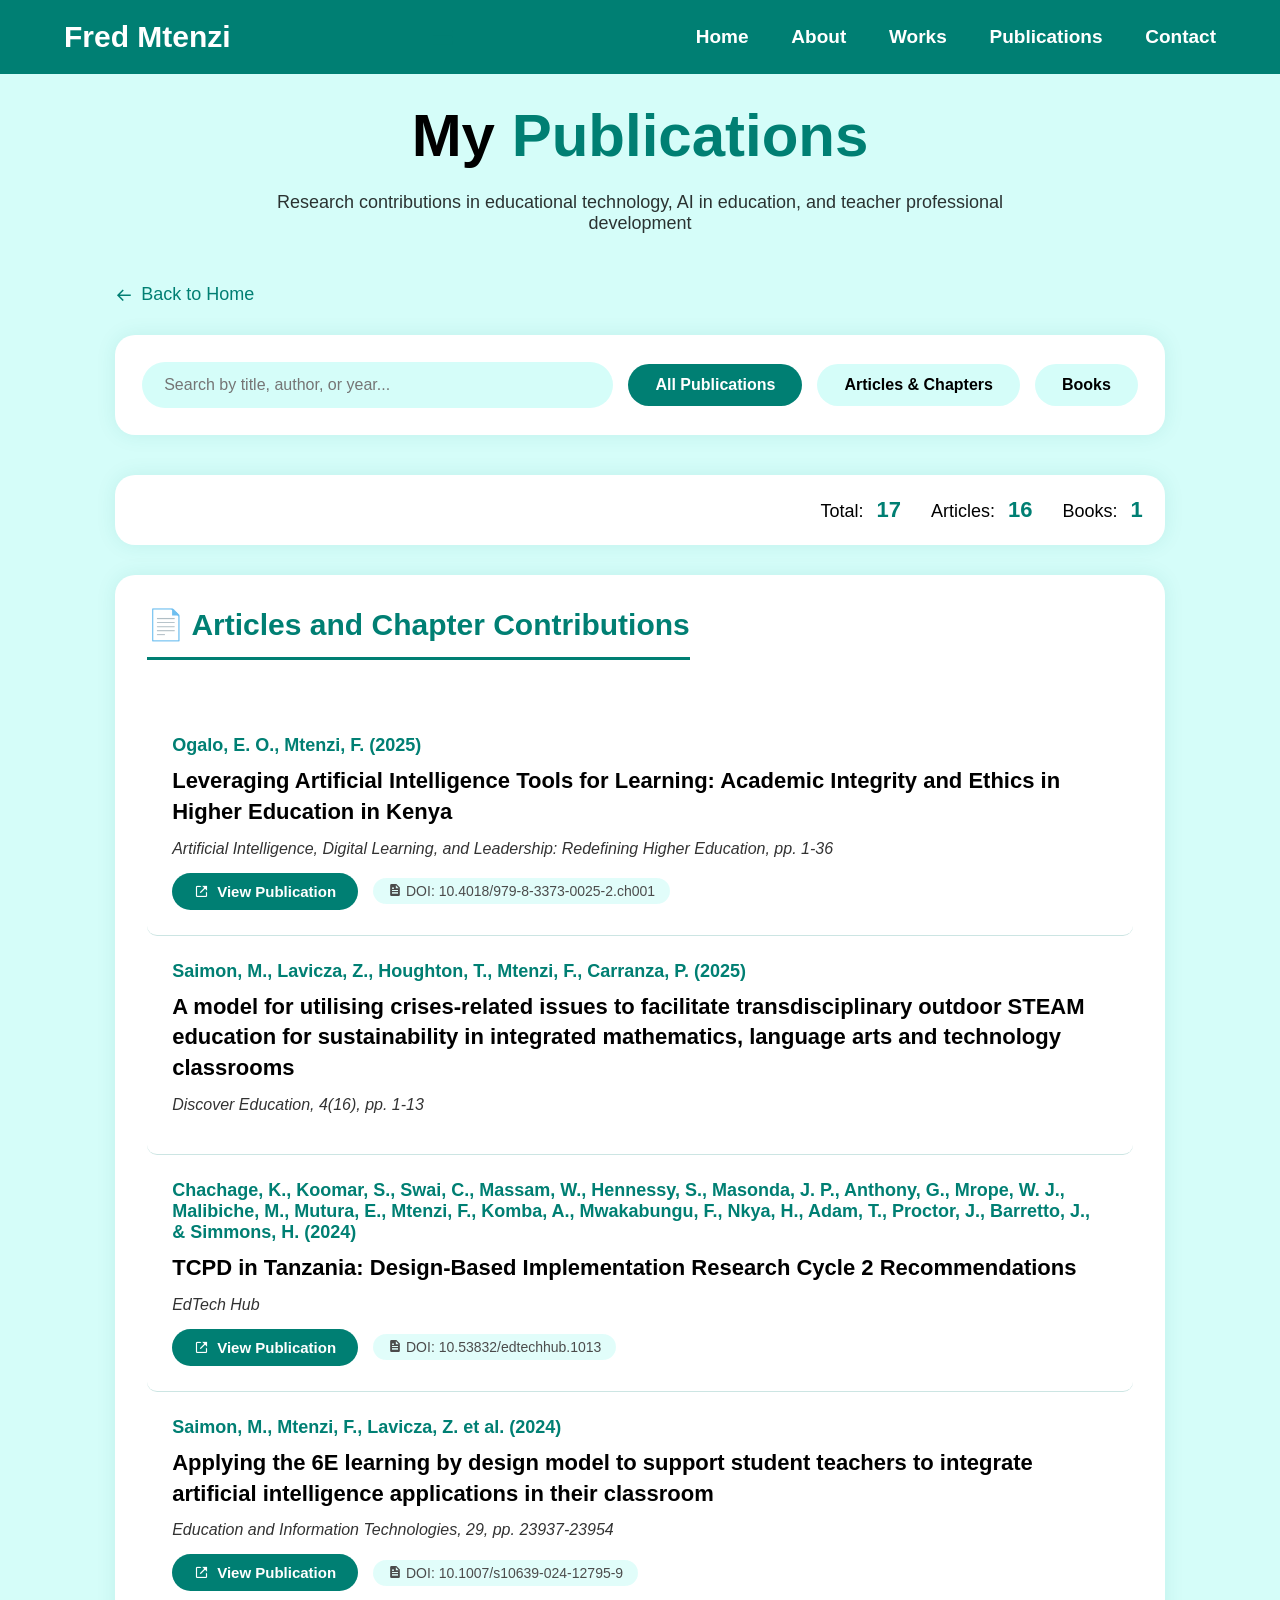
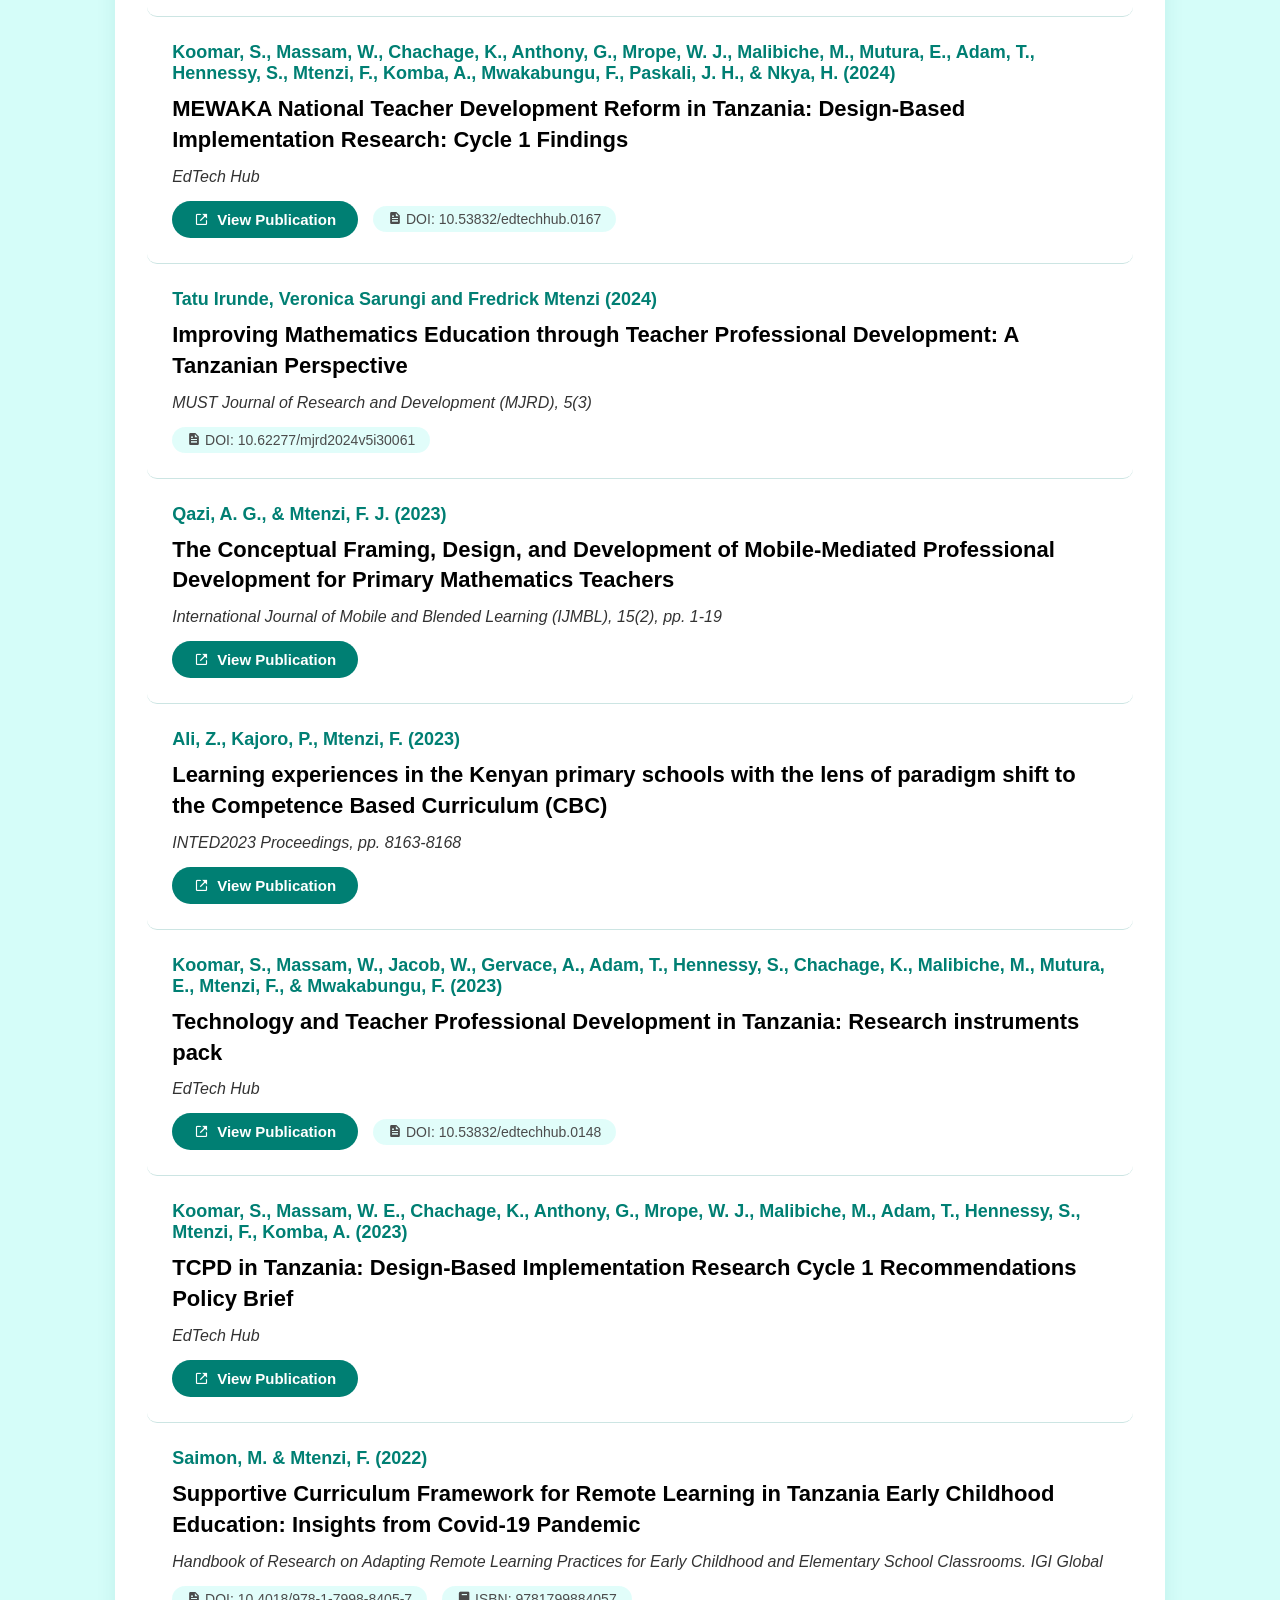
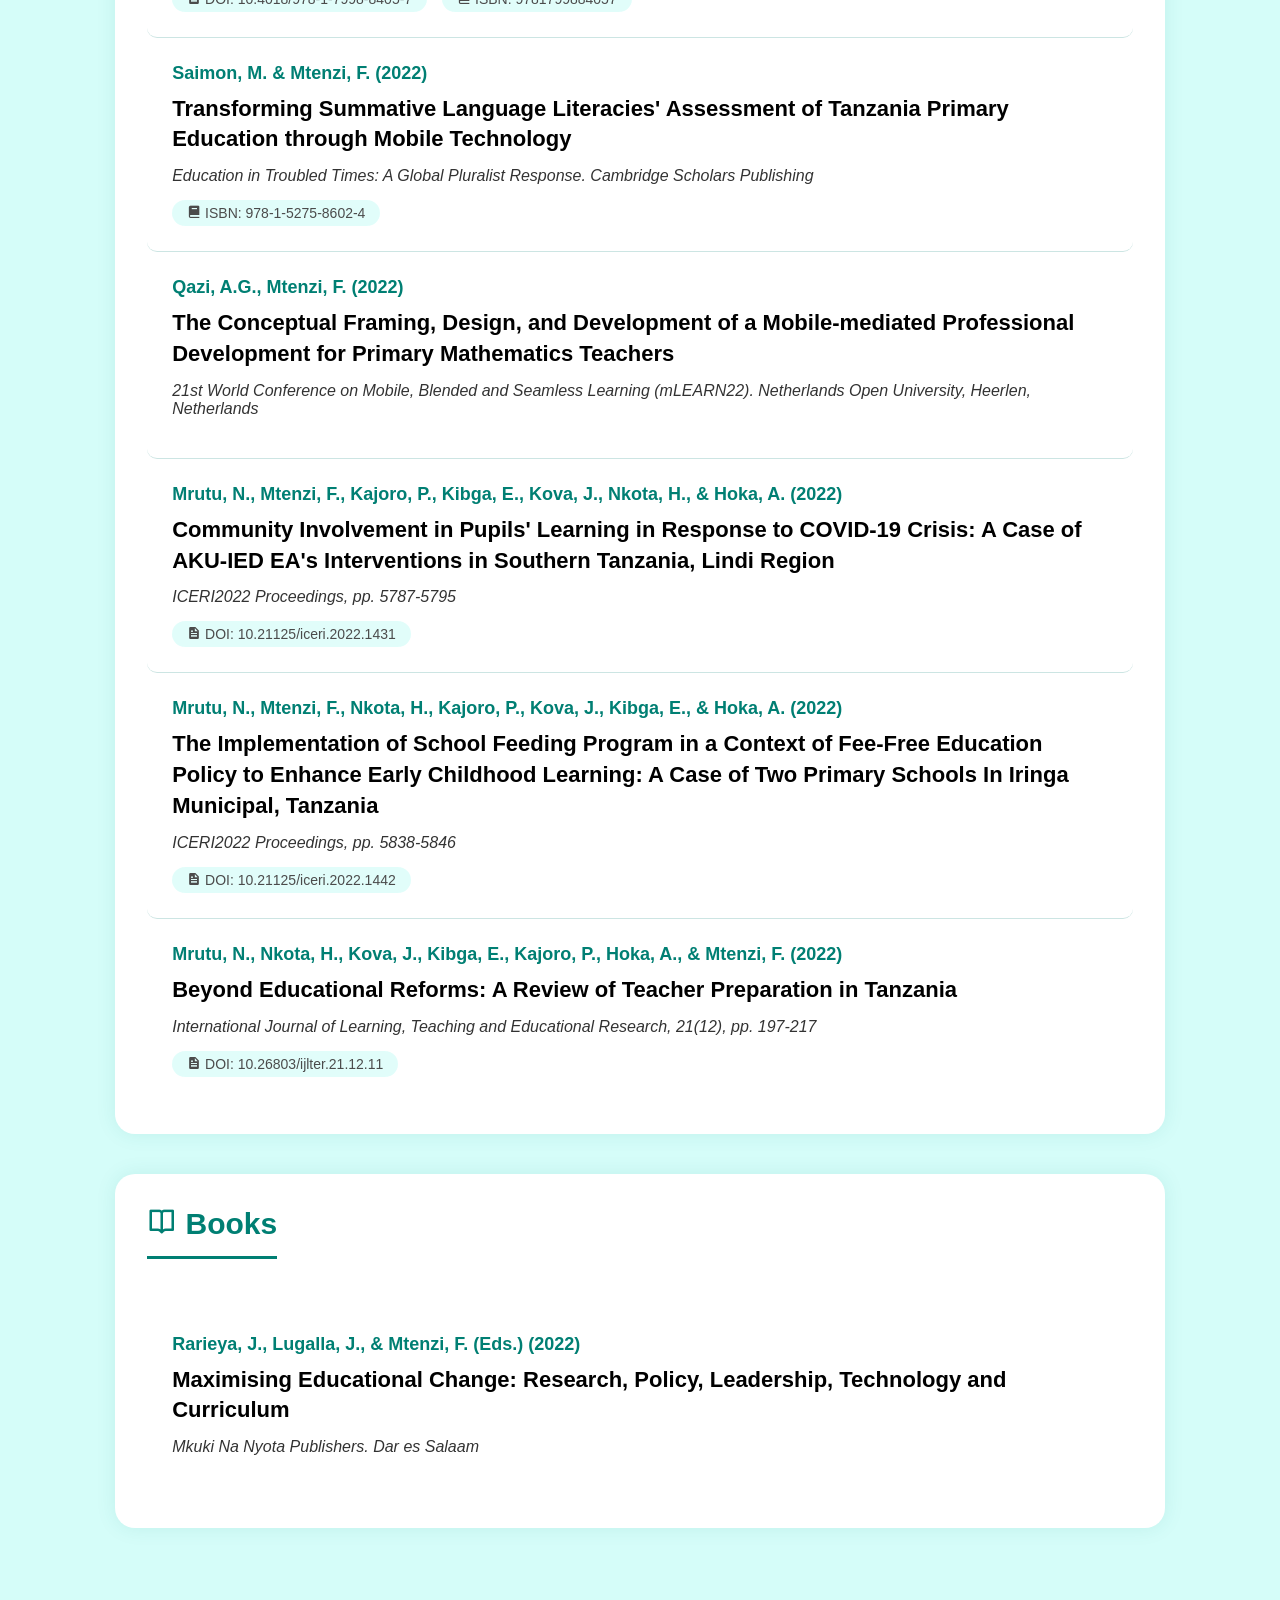
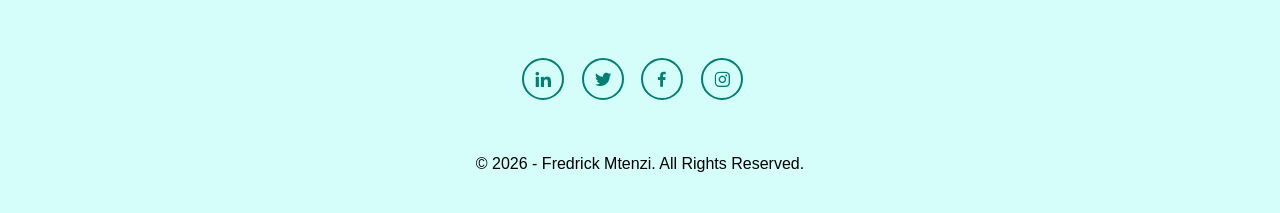
<file: publications.html>
<!DOCTYPE html>
<html lang="en">
<head>
    <meta charset="UTF-8">
    <meta name="viewport" content="width=device-width, initial-scale=1.0">
    <title>Publications - Fredrick Mtenzi</title>
    <link rel="stylesheet" href="style.css">
    <link href='https://unpkg.com/boxicons@2.1.4/css/boxicons.min.css' rel='stylesheet'>    

    <link rel="icon" type="image/x-icon" href="assets/favicon_io/favicon.ico">
    <link rel="icon" type="image/png" sizes="32x32" href="assets/favicon_io/favicon-32x32.png">
    <link rel="icon" type="image/png" sizes="16x16" href="assets/favicon_io/favicon-16x16.png">
    <link rel="apple-touch-icon" href="assets/favicon_io/apple-touch-icon.png">
   
</head>
<body>
    <header class="header">
        <a href="index.html" class="logo">Fred Mtenzi</a>
        <i class='bx bx-menu' id="menu-icon"></i>
        <nav class="navbar">
            <a href="index.html#home">Home</a>
            <a href="index.html#about">About</a>
            <a href="index.html#works">Works</a>
            <a href="index.html#publications" class="active">Publications</a>
            <a href="index.html#contact">Contact</a>
        </nav>
    </header>

    <section class="publications">
        <div class="publications-header">
            <h1>My <span>Publications</span></h1>
            <p>Research contributions in educational technology, AI in education, and teacher professional development</p>
        </div>

        <a href="index.html#publications" class="back-btn">
            <i class='bx bx-arrow-back'></i> Back to Home
        </a>

        <div class="filters">
            <input type="text" class="search-box" id="searchInput" placeholder="Search by title, author, or year...">
            <button class="filter-btn active" data-filter="all">All Publications</button>
            <button class="filter-btn" data-filter="articles">Articles & Chapters</button>
            <button class="filter-btn" data-filter="books">Books</button>
        </div>

        <div class="stats">
            <div class="stat-item">Total: <span class="stat-number" id="totalCount">0</span></div>
            <div class="stat-item">Articles: <span class="stat-number" id="articlesCount">0</span></div>
            <div class="stat-item">Books: <span class="stat-number" id="booksCount">0</span></div>
        </div>

        <!-- Articles and Chapters Section -->
        <div class="publications-section" id="articles-section">
            <h2 class="section-title"><i class="bxf bx-article" ></i>📄 Articles and Chapter Contributions</h2>
            <div id="articles-list"></div>
        </div>

        <!-- Books Section -->
        <div class="publications-section" id="books-section">
            <h2 class="section-title"> <i class="bx bx-book-open" ></i> Books</h2>
            <div id="books-list"></div>
        </div>

      
    </section>

    <!-- Footer Section -->
    <footer class="footer">
        <div class="social">
            <a href="#" style="--i:7"><i class='bx bxl-linkedin'></i></a>
            <a href="#" style="--i:8"><i class='bx bxl-twitter'></i></a>
            <a href="#" style="--i:9"><i class='bx bxl-facebook'></i></a>
            <a href="#" style="--i:10"><i class='bx bxl-instagram'></i></a>
        </div>
        <p class="copyright">
            &copy; 2026 - Fredrick Mtenzi. All Rights Reserved.
        </p>
    </footer>

    <script>
        // PUBLICATIONS DATA
        // Just add new publications to the top of these arrays
        
        const publications = {
            articles: [
                // 2025
                {
                    authors: "Ogalo, E. O., Mtenzi, F.",
                    year: "2025",
                    title: "Leveraging Artificial Intelligence Tools for Learning: Academic Integrity and Ethics in Higher Education in Kenya",
                    journal: "Artificial Intelligence, Digital Learning, and Leadership: Redefining Higher Education",
                    pages: "1-36",
                    type: "article",
                    link: "https://www.igi-global.com/chapter/leveraging-artificial-intelligence-tools-for-learning/359753",
                    doi: "10.4018/979-8-3373-0025-2.ch001"
                },
                {
                    authors: "Saimon, M., Lavicza, Z., Houghton, T., Mtenzi, F., Carranza, P.",
                    year: "2025",
                    title: "A model for utilising crises-related issues to facilitate transdisciplinary outdoor STEAM education for sustainability in integrated mathematics, language arts and technology classrooms",
                    journal: "Discover Education",
                    volume: "4(16)",
                    pages: "1-13",
                    type: "article"
                },
                
                // 2024
                {
                    authors: "Chachage, K., Koomar, S., Swai, C., Massam, W., Hennessy, S., Masonda, J. P., Anthony, G., Mrope, W. J., Malibiche, M., Mutura, E., Mtenzi, F., Komba, A., Mwakabungu, F., Nkya, H., Adam, T., Proctor, J., Barretto, J., & Simmons, H.",
                    year: "2024",
                    title: "TCPD in Tanzania: Design-Based Implementation Research Cycle 2 Recommendations",
                    journal: "EdTech Hub",
                    type: "article",
                    link: "https://doi.org/10.53832/edtechhub.1013",
                    doi: "10.53832/edtechhub.1013"
                },
                {
                    authors: "Saimon, M., Mtenzi, F., Lavicza, Z. et al.",
                    year: "2024",
                    title: "Applying the 6E learning by design model to support student teachers to integrate artificial intelligence applications in their classroom",
                    journal: "Education and Information Technologies",
                    volume: "29",
                    pages: "23937-23954",
                    type: "article",
                    link: "https://doi.org/10.1007/s10639-024-12795-9",
                    doi: "10.1007/s10639-024-12795-9"
                },
                {
                    authors: "Koomar, S., Massam, W., Chachage, K., Anthony, G., Mrope, W. J., Malibiche, M., Mutura, E., Adam, T., Hennessy, S., Mtenzi, F., Komba, A., Mwakabungu, F., Paskali, J. H., & Nkya, H.",
                    year: "2024",
                    title: "MEWAKA National Teacher Development Reform in Tanzania: Design-Based Implementation Research: Cycle 1 Findings",
                    journal: "EdTech Hub",
                    type: "article",
                    link: "https://doi.org/10.53832/edtechhub.0167",
                    doi: "10.53832/edtechhub.0167"
                },
                {
                    authors: "Tatu Irunde, Veronica Sarungi and Fredrick Mtenzi",
                    year: "2024",
                    title: "Improving Mathematics Education through Teacher Professional Development: A Tanzanian Perspective",
                    journal: "MUST Journal of Research and Development (MJRD)",
                    volume: "5(3)",
                    type: "article",
                    doi: "10.62277/mjrd2024v5i30061"
                },
                
                // 2023
                {
                    authors: "Qazi, A. G., & Mtenzi, F. J.",
                    year: "2023",
                    title: "The Conceptual Framing, Design, and Development of Mobile-Mediated Professional Development for Primary Mathematics Teachers",
                    journal: "International Journal of Mobile and Blended Learning (IJMBL)",
                    volume: "15(2)",
                    pages: "1-19",
                    type: "article",
                    link: "https://www.igi-global.com/article/the-conceptual-framing-design-and-development-of-mobile-mediated-professional-development-for-primary-mathematics-teachers/319022"
                },
                {
                    authors: "Ali, Z., Kajoro, P., Mtenzi, F.",
                    year: "2023",
                    title: "Learning experiences in the Kenyan primary schools with the lens of paradigm shift to the Competence Based Curriculum (CBC)",
                    journal: "INTED2023 Proceedings",
                    pages: "8163-8168",
                    type: "article",
                    link: "https://ecommons.aku.edu/book_chapters/438"
                },
                {
                    authors: "Koomar, S., Massam, W., Jacob, W., Gervace, A., Adam, T., Hennessy, S., Chachage, K., Malibiche, M., Mutura, E., Mtenzi, F., & Mwakabungu, F.",
                    year: "2023",
                    title: "Technology and Teacher Professional Development in Tanzania: Research instruments pack",
                    journal: "EdTech Hub",
                    type: "article",
                    link: "https://doi.org/10.53832/edtechhub.0148",
                    doi: "10.53832/edtechhub.0148"
                },
                {
                    authors: "Koomar, S., Massam, W. E., Chachage, K., Anthony, G., Mrope, W. J., Malibiche, M., Adam, T., Hennessy, S., Mtenzi, F., Komba, A.",
                    year: "2023",
                    title: "TCPD in Tanzania: Design-Based Implementation Research Cycle 1 Recommendations Policy Brief",
                    journal: "EdTech Hub",
                    type: "article",
                    link: "https://ecommons.aku.edu/eastafrica_ied/175"
                },
                
                // 2022
                {
                    authors: "Saimon, M. & Mtenzi, F.",
                    year: "2022",
                    title: "Supportive Curriculum Framework for Remote Learning in Tanzania Early Childhood Education: Insights from Covid-19 Pandemic",
                    journal: "Handbook of Research on Adapting Remote Learning Practices for Early Childhood and Elementary School Classrooms",
                    publisher: "IGI Global",
                    type: "article",
                    doi: "10.4018/978-1-7998-8405-7",
                    isbn: "9781799884057"
                },
                {
                    authors: "Saimon, M. & Mtenzi, F.",
                    year: "2022",
                    title: "Transforming Summative Language Literacies' Assessment of Tanzania Primary Education through Mobile Technology",
                    journal: "Education in Troubled Times: A Global Pluralist Response",
                    publisher: "Cambridge Scholars Publishing",
                    type: "article",
                    isbn: "978-1-5275-8602-4"
                },
                {
                    authors: "Qazi, A.G., Mtenzi, F.",
                    year: "2022",
                    title: "The Conceptual Framing, Design, and Development of a Mobile-mediated Professional Development for Primary Mathematics Teachers",
                    journal: "21st World Conference on Mobile, Blended and Seamless Learning (mLEARN22)",
                    publisher: "Netherlands Open University, Heerlen, Netherlands",
                    type: "article"
                },
                {
                    authors: "Mrutu, N., Mtenzi, F., Kajoro, P., Kibga, E., Kova, J., Nkota, H., & Hoka, A.",
                    year: "2022",
                    title: "Community Involvement in Pupils' Learning in Response to COVID-19 Crisis: A Case of AKU-IED EA's Interventions in Southern Tanzania, Lindi Region",
                    journal: "ICERI2022 Proceedings",
                    pages: "5787-5795",
                    type: "article",
                    doi: "10.21125/iceri.2022.1431"
                },
                {
                    authors: "Mrutu, N., Mtenzi, F., Nkota, H., Kajoro, P., Kova, J., Kibga, E., & Hoka, A.",
                    year: "2022",
                    title: "The Implementation of School Feeding Program in a Context of Fee-Free Education Policy to Enhance Early Childhood Learning: A Case of Two Primary Schools In Iringa Municipal, Tanzania",
                    journal: "ICERI2022 Proceedings",
                    pages: "5838-5846",
                    type: "article",
                    doi: "10.21125/iceri.2022.1442"
                },
                {
                    authors: "Mrutu, N., Nkota, H., Kova, J., Kibga, E., Kajoro, P., Hoka, A., & Mtenzi, F.",
                    year: "2022",
                    title: "Beyond Educational Reforms: A Review of Teacher Preparation in Tanzania",
                    journal: "International Journal of Learning, Teaching and Educational Research",
                    volume: "21(12)",
                    pages: "197-217",
                    type: "article",
                    doi: "10.26803/ijlter.21.12.11"
                }
            ],
            
            books: [
                {
                    authors: "Rarieya, J., Lugalla, J., & Mtenzi, F. (Eds.)",
                    year: "2022",
                    title: "Maximising Educational Change: Research, Policy, Leadership, Technology and Curriculum",
                    journal: "Mkuki Na Nyota Publishers",
                    publisher: "Dar es Salaam",
                    type: "book"
                }
            ]
        };

        // Sort function to arrange by year (newest first)
        function sortByYear(a, b) {
            return parseInt(b.year) - parseInt(a.year);
        }

        // Apply sorting
        publications.articles.sort(sortByYear);
        publications.books.sort(sortByYear);

        // Function to create publication HTML
        function createPublicationHTML(pub) {
            let links = '';
            if (pub.link) {
                links += `<a href="${pub.link}" class="publication-link" target="_blank"><i class='bx bx-link-external'></i> View Publication</a>`;
            }
            if (pub.doi) {
                links += `<span class="publication-doi"><i class='bx bxs-file'></i> DOI: ${pub.doi}</span>`;
            }
            if (pub.isbn) {
                links += `<span class="publication-doi"><i class='bx bxs-book'></i> ISBN: ${pub.isbn}</span>`;
            }

            let journalInfo = pub.journal;
            if (pub.volume) journalInfo += `, ${pub.volume}`;
            if (pub.pages) journalInfo += `, pp. ${pub.pages}`;
            if (pub.publisher && !pub.journal.includes(pub.publisher)) journalInfo += `. ${pub.publisher}`;

            return `
                <div class="publication-item">
                    <div class="publication-authors">${pub.authors} (${pub.year})</div>
                    <div class="publication-title">${pub.title}</div>
                    <div class="publication-journal">${journalInfo}</div>
                    <div class="publication-links">${links}</div>
                </div>
            `;
        }

        // Function to render publications
        function renderPublications(filterType = 'all', searchTerm = '') {
            const articlesList = document.getElementById('articles-list');
            const booksList = document.getElementById('books-list');
            
            articlesList.innerHTML = '';
            booksList.innerHTML = '';

            let articlesCount = 0;
            let booksCount = 0;
            let searchLower = searchTerm.toLowerCase();

            // Filter and render articles
            publications.articles.forEach(pub => {
                if (filterType === 'all' || filterType === 'articles') {
                    const matchesSearch = searchTerm === '' || 
                        pub.title.toLowerCase().includes(searchLower) ||
                        pub.authors.toLowerCase().includes(searchLower) ||
                        pub.year.includes(searchTerm);
                    
                    if (matchesSearch) {
                        articlesList.innerHTML += createPublicationHTML(pub);
                        articlesCount++;
                    }
                }
            });

            // Filter and render books
            publications.books.forEach(pub => {
                if (filterType === 'all' || filterType === 'books') {
                    const matchesSearch = searchTerm === '' || 
                        pub.title.toLowerCase().includes(searchLower) ||
                        pub.authors.toLowerCase().includes(searchLower) ||
                        pub.year.includes(searchTerm);
                    
                    if (matchesSearch) {
                        booksList.innerHTML += createPublicationHTML(pub);
                        booksCount++;
                    }
                }
            });

            // Show/hide sections based on filter and content
            document.getElementById('articles-section').style.display = 
                (filterType === 'all' || filterType === 'articles') && articlesCount > 0 ? 'block' : 'none';
            document.getElementById('books-section').style.display = 
                (filterType === 'all' || filterType === 'books') && booksCount > 0 ? 'block' : 'none';

            // Update counts
            document.getElementById('totalCount').textContent = articlesCount + booksCount;
            document.getElementById('articlesCount').textContent = articlesCount;
            document.getElementById('booksCount').textContent = booksCount;

            // Show no results message if needed
            const existingNoResults = document.querySelector('.no-publications');
            if (existingNoResults) existingNoResults.remove();

            if (articlesCount === 0 && booksCount === 0) {
                const noResults = document.createElement('div');
                noResults.className = 'no-publications';
                noResults.innerHTML = '<i class="bx bx-search-alt"></i> No publications found matching your criteria.';
                document.querySelector('.publications').appendChild(noResults);
            }
        }

        // Event listeners for filters
        document.querySelectorAll('.filter-btn').forEach(btn => {
            btn.addEventListener('click', (e) => {
                document.querySelectorAll('.filter-btn').forEach(b => b.classList.remove('active'));
                e.target.classList.add('active');
                const filterType = e.target.dataset.filter;
                const searchTerm = document.getElementById('searchInput').value;
                renderPublications(filterType, searchTerm);
            });
        });

        // Search functionality
        document.getElementById('searchInput').addEventListener('input', (e) => {
            const activeFilter = document.querySelector('.filter-btn.active').dataset.filter;
            renderPublications(activeFilter, e.target.value);
        });

        // Mobile menu toggle
        let menuIcon = document.querySelector('#menu-icon');
        let navbar = document.querySelector('.navbar');

        menuIcon.onclick = () => {
            menuIcon.classList.toggle('bx-x');
            navbar.classList.toggle('active');
        };

        // Initial render
        renderPublications('all', '');
    </script>
</body>
</html>
</file>
<file: style.css>
* {
    margin: 0px;
    padding: 0px;
    box-sizing: border-box;
    text-decoration: none;
    border: none;
    outline: none;
    scroll-behavior: smooth;
    font-family: -apple-system, sans-serif;
}

:root {
    --bg-color: #fff;
    --snd-bg-color: #d5fdf9;
    --text-color: #000;
    --main-color: #007f73;
} 

 html {
    font-size: 62.5%;
    overflow-x: hidden;
 }

 body {
    background: var(--bg-color);
    color: var(--text-color);
 }

 section {
    min-height: 100vh;
    padding: 10rem 9% 2rem;
 }

/* header section code */

.header {
    position: fixed;
    width: 100%;
    top: 0;
    right: 0;
    z-index: 1000;
    display: flex;
    align-items: center;
    justify-content: space-between;
    padding: 2rem 5%;
    background: var(--main-color);
    backdrop-filter: blur(10px);
    transition: all 0.5s ease;
}

.logo {
    font-size: 3rem;
    color: var(--bg-color);
    font-weight: 700;
    cursor: pointer;
    transition: 0.3s ease;
}

.logo:hover {
    transform: scale(1.05);
}

.navbar a {
    font-size: 1.9rem;
    color: var(--bg-color);
    margin-left: 4rem;
    font-weight: 700;
    transition: 0.3s ease;
}

.navbar a:hover,
.navbar a:active {
    color: var(--text-color);
}

#menu-icon {
    font-size: 3rem;
    color: var(--main-color);
}

/* Home section codes */

.home {
    display: flex;
    justify-content: center;
    align-items: center;
}

.home-img img{
    width: 25vw;
    border-radius: 50%;
    box-shadow: 0 0 25px var(--main-color);
    cursor: pointer;
    animation: floatImage 4s ease-in-out infinite;
    transition: 0.4s ease;
}

.home-img img:hover {
   box-shadow: 0 0 25px var(--main-color),
               0 0 35px var(--main-color),
               0 0 45px var(--main-color);  
}

@keyframes floatImage {
    0% {
        transform: translateY(0);
    }
    50% {
        transform: translateY(-2.4rem);
    }
    100% {
        transform: translateY(0);
    }   
}

.home-content {
    margin-left: 5rem;
}

.home-content h3 {
    font-size: 3.7rem;
    font-weight: 700;
}

.home-content h3:nth-of-type(2) {
    margin-bottom: 2rem;
}

span {
    color: var(--main-color);
}

.home-content h1 {
    font-size: 6rem;
    font-weight: 700;
    line-height: 1.3;
}

.home-content p {
    font-size: 1.6rem;
}

.social-media a {
    display: inline-flex;
    justify-content: center;
    align-items: center;
    width: 42px;
    height: 42px;
    background: transparent;
    border: 0.2rem solid var(--main-color); 
    border-radius: 50%;
    font-size: 2rem;
    color: var(--main-color);
    margin: 3rem 1.5rem 3rem 0;
    transition: 0.3s ease;
}

.social-media a:hover {
    transform: scale(1.2) translateY(-10px);
    background-color: var(--main-color);
    color: var(--bg-color);
    box-shadow: 0 0 25px var(--main-color);
}

.btn {
    display: inline-block;
    padding: 1rem 2.8rem;
    background: var(--main-color);
    border-radius: 4rem;
    box-shadow: none;
    font-size: 1.6rem;
    color: var(--bg-color);
    letter-spacing: 0.1rem;
    font-weight: 600;
    transition: 0.3s ease;
}

.btn:hover {
    box-shadow: 0 0 1.6rem var(--main-color);
}

.about {
    display: flex;
    align-items: center;
    justify-content: center;
    gap: 2rem;
    background: var(--snd-bg-color);
}

.about-img img {
    width: 25vw;
    border: 2px solid var(--main-color);
    border-radius: 50%;
    box-shadow: 0 0 25px var(--main-color);
    cursor: pointer;
    transition: 0.3s ease;
}

.about-img img:hover {
    box-shadow: 0 0 25px var(--main-color),
               0 0 35px var(--main-color),
               0 0 45px var(--main-color); 
}

.heading {
    font-size: 6rem;
    text-align: left;
    line-height: 1.2;
}

.about-content h2 {
    font-size: 6rem;
    text-align: left;
    line-height: 1.2;
}

.about-content {
    padding: 0 4rem;
}

.about-content h3 {
    font-size: 3rem;
}

.about-content p {
    font-size: 1.6rem;
    margin: 2rem 0 3rem;
}

/*Works code section*/

.works h2 {
    text-align: center;
    margin-bottom: 5rem;
}

.works-container {
    display: flex;
    justify-content: center;
    align-items: center;
    flex-wrap: wrap;
    gap: 2rem;
}

.works-container .work-box {
    flex: 1 1 30rem;
    background: var(--snd-bg-color);
    padding: 6rem 2rem 6rem;
    border-radius: 2rem;
    text-align: center;
    border: 0.3rem solid var(--bg-color);
    transition: 0.3s ease;
}

.works-container .work-box:hover {
    border-color: var(--main-color);
    transform: scale(1.02);
}

.work-box i {
    font-size: 7rem;
    color: var(--main-color);
}

.work-box h3 {
    font-size: 2.6rem;
}

.work-box p {
    font-size: 1.6rem;
    margin: 1rem 0rem 3rem;
}

/* Publications section code */

.publications {
    background: var(--snd-bg-color);
}

.publications h2 {
    text-align: center;
    margin-bottom: 5rem;
}


.publications-container {
    display: flex;
    justify-content: center;
    align-items: center;
    flex-wrap: wrap;
    gap: 2rem;
}

.publications-container .publications-box {
    flex: 1 1 30rem;
    background: var(--bg-color);
    padding: 6rem 2rem 6rem;
    border-radius: 2rem;
    text-align: center;
    border: 0.3rem solid var(--bg-color);
    transition: 0.3s ease;
}

.publications-container .publications-box:hover {
    border-color: var(--main-color);
    transform: scale(1.02);
}

.publications-box h3 {
    font-size: 2rem;
}

.publications-box p {
    font-size: 1.6rem;
    margin: 1rem 0rem 3rem;
}

.to-pub {
    text-align: center;
    margin-top: 2rem;
    margin-bottom: 3rem;
}

 /* Additional styles specific to publications page */
 
        .publications-header {
            text-align: center;
            margin-bottom: 5rem;
        }

        .publications-header h1 {
            font-size: 6rem;
            color: var(--text-color);
            line-height: 1.2;
        }

        .publications-header h1 span {
            color: var(--main-color);
        }

        .publications-header p {
            font-size: 1.8rem;
            color: var(--text-color);
            opacity: 0.8;
            max-width: 800px;
            margin: 2rem auto 0;
        }

        .filters {
            background: var(--bg-color);
            padding: 2.5rem;
            border-radius: 2rem;
            box-shadow: 0 0 20px rgba(0, 127, 115, 0.1);
            margin-bottom: 4rem;
            display: flex;
            gap: 1.5rem;
            flex-wrap: wrap;
            align-items: center;
            border: 0.2rem solid transparent;
            transition: 0.3s ease;
        }

        .filters:hover {
            border-color: var(--main-color);
        }

        .filter-btn {
            padding: 1rem 2.5rem;
            border-radius: 4rem;
            background: var(--snd-bg-color);
            color: var(--text-color);
            font-size: 1.6rem;
            font-weight: 600;
            cursor: pointer;
            transition: 0.3s ease;
            border: 0.2rem solid transparent;
        }

        .filter-btn:hover {
            border-color: var(--main-color);
            transform: scale(1.05);
        }

        .filter-btn.active {
            background: var(--main-color);
            color: var(--bg-color);
        }

        .search-box {
            flex: 1;
            min-width: 28rem;
            padding: 1.2rem 2rem;
            border-radius: 4rem;
            background: var(--snd-bg-color);
            font-size: 1.6rem;
            color: var(--text-color);
            border: 0.2rem solid transparent;
            transition: 0.3s ease;
        }

        .search-box:focus {
            border-color: var(--main-color);
        }

        .stats {
            background: var(--bg-color);
            padding: 2rem;
            border-radius: 2rem;
            box-shadow: 0 0 20px rgba(0, 127, 115, 0.1);
            margin-bottom: 3rem;
            display: flex;
            gap: 3rem;
            justify-content: flex-end;
            border: 0.2rem solid transparent;
            transition: 0.3s ease;
        }

        .stats:hover {
            border-color: var(--main-color);
        }

        .stat-item {
            font-size: 1.8rem;
            color: var(--text-color);
        }

        .stat-number {
            font-weight: 700;
            color: var(--main-color);
            margin-left: 0.8rem;
            font-size: 2.2rem;
        }

        .publications-section {
            background: var(--bg-color);
            border-radius: 2rem;
            padding: 3rem;
            margin-bottom: 4rem;
            box-shadow: 0 0 20px rgba(0, 127, 115, 0.1);
            border: 0.2rem solid transparent;
            transition: 0.3s ease;
        }

        .publications-section:hover {
            border-color: var(--main-color);
        }

        .section-title {
            font-size: 3rem;
            color: var(--main-color);
            border-bottom: 0.3rem solid var(--main-color);
            padding-bottom: 1.5rem;
            margin-bottom: 3rem;
            display: inline-block;
        }

        .publication-item {
            padding: 2.5rem;
            border-bottom: 0.1rem solid rgba(0, 127, 115, 0.2);
            transition: 0.3s ease;
            border-radius: 1rem;
        }

        .publication-item:last-child {
            border-bottom: none;
        }

        .publication-item:hover {
            background: var(--snd-bg-color);
            transform: translateX(1rem);
        }

        .publication-authors {
            font-size: 1.8rem;
            color: var(--main-color);
            font-weight: 600;
            margin-bottom: 1rem;
        }

        .publication-title {
            font-size: 2.2rem;
            color: var(--text-color);
            margin-bottom: 1.2rem;
            font-weight: 700;
            line-height: 1.4;
        }

        .publication-journal {
            font-size: 1.6rem;
            color: var(--text-color);
            opacity: 0.8;
            font-style: italic;
            margin-bottom: 1.5rem;
        }

        .publication-links {
            margin-top: 1.5rem;
            display: flex;
            gap: 1.5rem;
            flex-wrap: wrap;
            align-items: center;
        }

        .publication-link {
            display: inline-flex;
            align-items: center;
            gap: 0.8rem;
            padding: 0.8rem 2rem;
            background: var(--main-color);
            color: var(--bg-color);
            text-decoration: none;
            border-radius: 4rem;
            font-size: 1.5rem;
            font-weight: 600;
            transition: 0.3s ease;
            border: 0.2rem solid transparent;
        }

        .publication-link:hover {
            transform: scale(1.05);
            box-shadow: 0 0 25px var(--main-color);
        }

        .publication-doi {
            font-size: 1.4rem;
            color: var(--text-color);
            opacity: 0.7;
            background: var(--snd-bg-color);
            padding: 0.5rem 1.5rem;
            border-radius: 4rem;
        }

        .no-publications {
            text-align: center;
            padding: 5rem;
            font-size: 2rem;
            color: var(--text-color);
            background: var(--snd-bg-color);
            border-radius: 2rem;
        }

        .manage-info {
            background: linear-gradient(135deg, var(--main-color), #004d45);
            color: var(--bg-color);
            padding: 2.5rem;
            border-radius: 2rem;
            margin-top: 4rem;
            font-size: 1.6rem;
        }

        .manage-info h3 {
            font-size: 2.2rem;
            margin-bottom: 1.5rem;
            display: flex;
            align-items: center;
            gap: 1rem;
        }

        .manage-info pre {
            background: rgba(255, 255, 255, 0.1);
            padding: 1.5rem;
            border-radius: 1rem;
            margin: 1.5rem 0;
            overflow-x: auto;
            font-family: monospace;
            font-size: 1.4rem;
        }

        .manage-info code {
            font-family: monospace;
            background: rgba(0, 0, 0, 0.2);
            padding: 0.2rem 0.5rem;
            border-radius: 0.5rem;
        }

        .back-btn {
            display: inline-flex;
            align-items: center;
            gap: 0.8rem;
            margin-bottom: 3rem;
            font-size: 1.8rem;
            color: var(--main-color);
            transition: 0.3s ease;
        }

        .back-btn:hover {
            transform: translateX(-1rem);
        }

        @media (max-width: 768px) {
            .publications-header h1 {
                font-size: 4rem;
            }
            
            .filters {
                flex-direction: column;
            }
            
            .filter-btn {
                width: 100%;
                text-align: center;
            }
            
            .stats {
                flex-direction: column;
                gap: 1rem;
            }
            
            .publication-item:hover {
                transform: translateX(0);
            }
        }

/* contact Section code*/

.contact {
    background: var(--bg-color);
}

.contact .heading {
    text-align: center;
}

.contact h2 {
    margin-bottom: 3rem;
    color: var(--main-color);
}

.contact form {
    max-width: 80rem;
    margin: 1rem auto;
    text-align: center;
    margin-bottom: 3rem;
}

.contact form .input-box {
    display: flex;
    justify-content: center;
    flex-wrap: wrap;
}

.contact form .input-box input,
.contact form textarea {
    width: 100%;
    padding: 1.5rem;
    font-size: 1.6rem;
    color: var(--text-color);
    background: var(--bg-color);
    border-radius: 0.8rem;
    border: 0.25rem solid var(--main-color);
    margin: 0.7rem 0;
    resize: none;
}

.contact form .input-box input {
    width: 49%;
    margin: 0.7rem 0.35rem;
}

.contact form .btn {
    margin-top: 2rem;
}

.toast{
    position: fixed;
    top: 20px;
    right: -350px;
    background: var(--main-color);
    color: var(--bg-color);
    padding: 16px 22px;
    border-radius: 8px;
    font-size: 16px;
    box-shadow: 0 8px 25px rgba(0,0,0,0.2);
    transition: 0.4s ease;
    z-index: 9999;
}

.toast.show{
    right: 20px;
}

/* Footer Section code */

.footer {
    position: relative;
    bottom: 0;
    width: 100%;
    padding: 40px 0;
    background-color: var(--snd-bg-color);
}

.footer .social {
    text-align: center;
    padding-bottom: 25px;
    color: var(--main-color);
}

.footer .social a {
    display: inline-flex;
    justify-content: center;
    align-items: center;
    width: 42px;
    height: 42px;
    background: transparent;
    border: 0.2rem solid var(--main-color); 
    border-radius: 50%;
    font-size: 2rem;
    color: var(--main-color);
    margin: 3rem 1.5rem 3rem 0;
    transition: 0.3s ease
}

.footer .social a:hover {
    transform: scale(1.2) translateY(-10px);
    background-color: var(--main-color);
    color: var(--bg-color);
    box-shadow: 0 0 25px var(--main-color);
}

.copyright {
    align-items: center;
    color: var(--text-color);
    text-align: center;
    font-size: 1.6rem;
}

/* Responsive codes */

@media (max-width: 1200px) {
    html {
        font-size: 55%;
    }    
}

@media (max-width: 991px) {
    .header {
        padding: 2rem 3%;
    }
    .section {
        padding: 10rem 3%;
    }
    .works {
        padding: 7rem;
    }
    .contact form .input-box input{
        width: 100%;
    }
    .footer {
        padding: 2rem 3%;
    }
}

@media (max-width: 991px) {
    #menu-icon {
        display: block;
        color: var(--bg-color);
    }
    .navbar {
        position: absolute;
        top: 100%;
        right: -100%;
        width: 255px;
        min-height: 100vh;
        display: flex;
        flex-direction: column;
        background: var(--main-color);
        transition: all 0.5s ease;
        backdrop-filter: blur(10px);
    }
    .navbar a {
        display: block;
        padding: 17px;
        
    }
    .navbar.active {
        right: 0%;
    }
    .home {
        flex-direction: column;
    }
    .home-content h3 {
        font-size: 2.6rem;
    }
    .home-content h1 {
        font-size: 5rem;
    }
    .home-content {
        order: 2;
        margin-left: 1rem;
    }
    .home-img img {
        width: 70vw;
        margin-top: 4rem;
    }
    .about {
        flex-direction: column-reverse;
    }
    .about-img img {
        width: 70vw;
        margin-top: 4rem;
    }
    .works h2 {
        margin-bottom: 3rem;
    }
}

@media (max-width: 617px) {
    .home-img img {
        width: 70vw;
        margin-top: 8rem;
    }
    .about-img img {
        width: 70vw;
        margin-top: 4rem;
    }
}

@media(max-width: 617px) {
    html {
        font-size: 50%;
    }
}
</file>
